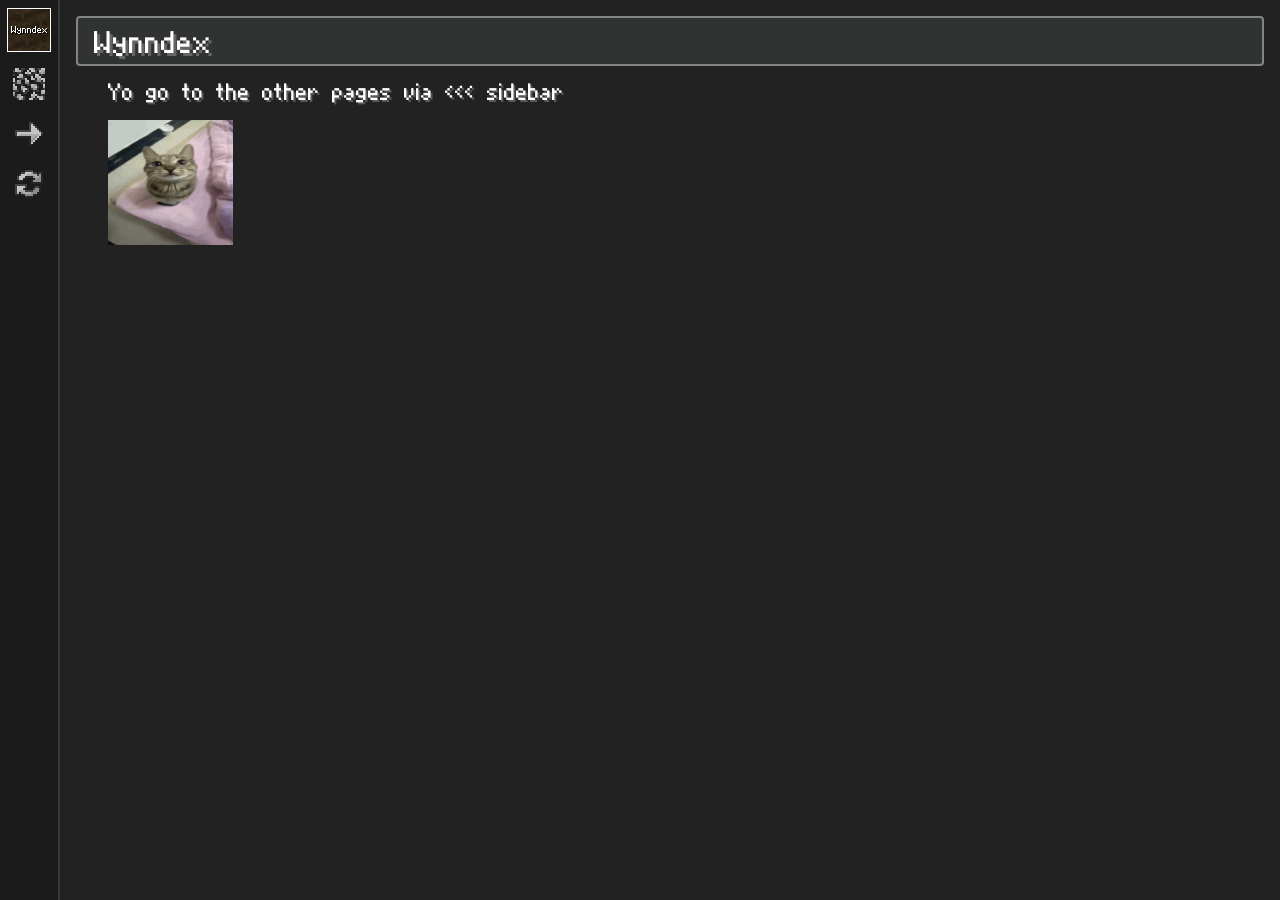
<file: index.html>
<!DOCTYPE html>
<html lang="en">
<head>
    <meta charset="UTF-8">
    <meta name="viewport" content="width=device-width, initial-scale=1.0">
    <link rel="stylesheet" href="shared/style.css">
    <script src="/shared/sidebar.js"></script>
    <title>Wynndex</title>
</head>
<body>
    <div class="site">
        <div class="header">Wynndex</div>
        <div class="content full-width">
            Yo go to the other pages via <<< sidebar 
        </div>
        <div class="content">
            <img src="textures/home.gif" alt="">
        </div>
    </div>
</body>
</html>
</file>
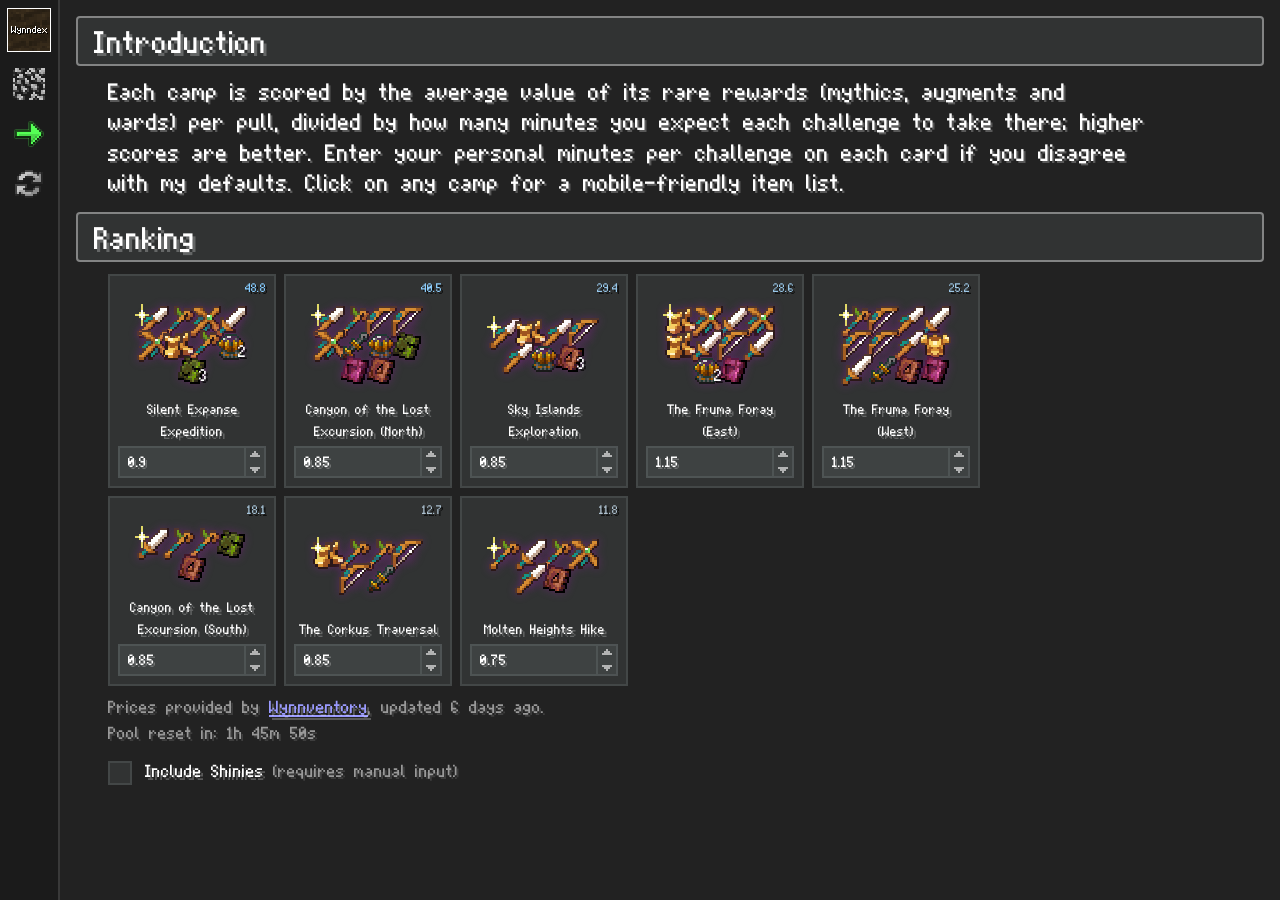
<file: camps/index.html>
<!DOCTYPE html>
<html lang="en">
<head>
    <meta charset="UTF-8">
    <meta name="viewport" content="width=device-width, initial-scale=1.0">
    <link rel="stylesheet" href="../shared/style.css">
    <link rel="stylesheet" href="camps.css">
    <script src="/shared/sidebar.js"></script>
    <script src="/shared/stepper.js"></script>
    <script src="camps.js" defer></script>
    <title>Camps - Wynndex</title>
</head>
<body>
    <div class="site">
        <div class="header">Introduction</div>
        <div class="content full-width">
            Each camp is scored by the average value of its rare rewards (mythics, augments and wards) per pull, divided by how many
            minutes you expect each challenge to take there; higher scores are better. Enter your personal minutes per challenge on
            each card if you disagree with my defaults. Click on any camp for a mobile-friendly item list.
        </div>

        <div class="header">Ranking</div>
        <div class="content full-width">
            <div id="ranking" class="item-grid"><dull>Loading camps...</dull></div>
            <dull id="ranking-notes" class="price-credit"></dull>
            <dull id="pool-reset" class="price-credit"></dull>
            <label class="checkbox"><input type="checkbox" id="include-shinies"> Include Shinies <dull>(requires manual input)</dull></label>
        </div>
    </div>
</body>
</html>
</file>
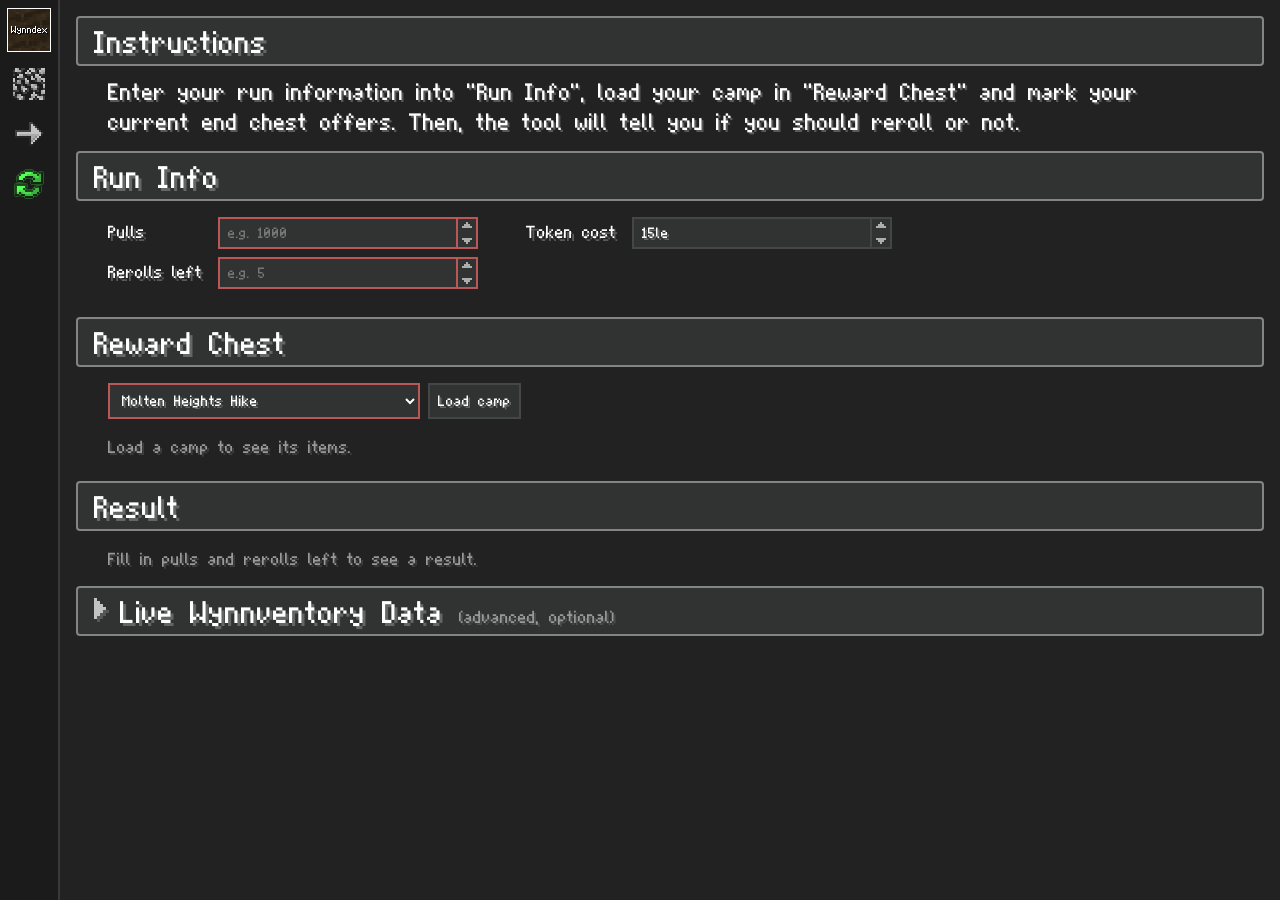
<file: reroll/index.html>
<!DOCTYPE html>
<html lang="en">
<head>
    <meta charset="UTF-8">
    <meta name="viewport" content="width=device-width, initial-scale=1.0">
    <link rel="stylesheet" href="../shared/style.css">
    <link rel="stylesheet" href="reroll.css">
    <script src="/shared/sidebar.js"></script>
    <script src="/shared/stepper.js"></script>
    <script src="/shared/collapse.js" defer></script>
    <script src="reroll.js" defer></script>
    <title>Reroll - Wynndex</title>
</head>
<body>
    <div class="site">
        <div class="header">Instructions</div>
        <div class="content full-width">
            Enter your run information into "Run Info", load your camp in "Reward Chest" and mark your current end chest offers.
            Then, the tool will tell you if you should reroll or not.
        </div>

        <div class="header">Run Info</div>
        <div class="content full-width">
            <div class="run-info">
                <div class="form-grid">
                    <label for="pulls">Pulls</label>
                    <input id="pulls" type="number" min="1" step="1" placeholder="e.g. 1000">

                    <label for="rerolls">Rerolls left</label>
                    <input id="rerolls" type="number" min="0" step="1" placeholder="e.g. 5">

                    <!-- Liquid emerald adjustment, disabled (no LE data to suggest typical values).
                    <label for="em-current">Liquid emeralds in current offer</label>
                    <input id="em-current" type="text" placeholder="optional, e.g. 40le">

                    <label for="em-typical">Typical liquid emeralds per roll</label>
                    <input id="em-typical" type="text" placeholder="optional, e.g. 32le">
                    -->
                </div>
                <div class="form-grid">
                    <label for="token-price">Token cost</label>
                    <input id="token-price" type="text" data-stepper placeholder="15le" title="What one token is worth to you, used to decide whether to use tokens. Accepts stx, le, eb and e. Bare numbers are LE. Arrows step by 1le.">
                </div>
            </div>
            <!-- <dull>
                The emerald fields only matter if both are filled in: the difference is added to your current offer's value.
            </dull> -->
        </div>

        <div class="header">Reward Chest</div>
        <div class="content full-width">
            <div class="form-row">
                <select id="camp"><option value="">Loading camps...</option></select>
                <button id="camp-load" type="button">Load camp</button>
            </div>
            <div><dull id="camp-status"></dull></div>
            <div id="pool"></div>
            <dull id="price-credit" class="price-credit" hidden></dull>
        </div>

        <div class="header verdict tokens" id="token-banner" hidden></div>

        <div class="header" id="result-header">Result</div>
        <div class="header verdict warning" id="empty-warning" hidden>
            <span class="verdict-word">Warning</span>
            <dull>You have nothing selected, make sure to input your previous rewards.</dull>
        </div>
        <div class="content full-width" id="result">
            <dull>Fill in pulls, rerolls and the pool to see a result.</dull>
        </div>

        <div class="header" data-collapsible data-collapsed>Live Wynnventory Data <dull>(advanced, optional)</dull></div>
        <div class="content full-width">
            <dull>
                Item prices are filled in automatically from Wynnventory (refreshed hourly).
                For live prices, paste your own <a href="https://wynnventory.com/developer/api-key" target="_blank">Wynnventory API key</a>
            </dull>
            <div class="form-row">
                <label for="price-source">Prices from</label>
                <select id="price-source">
                    <option value="lowest">Lowest unidentified listing</option>
                    <option value="smooth">Smoothed median (7-day)</option>
                </select>
            </div>
            <div class="form-row">
                <input id="api-key" class="masked" type="text" placeholder="API key" autocomplete="off" autocorrect="off" autocapitalize="off" spellcheck="false" data-1p-ignore data-lpignore="true" data-bwignore data-form-type="other">
                <button id="api-save" type="button">Save</button>
                <button id="api-forget" type="button">Forget</button>
            </div>
            <div id="api-controls" hidden>
                <div class="form-row">
                    <button id="price-refresh" type="button">Refresh live prices</button>
                </div>
            </div>
            <dull id="api-status"></dull>
        </div>
    </div>
</body>
</html>
</file>
<file: shared/style.css>
@font-face {
  font-family: 'WynnWynncraft';
  src: url('wynn-wynncraft.ttf') format('truetype');
  font-weight: normal;
  font-style: normal;
  font-display: swap;
}

:root {
  --background-color: #222222;
  --background-translucent: #97a2a322;
  --background-translucent-light: #bac6c722;
  --background-translucent-lighter: #bac6c733;
  --shadow-color: #ffffff40;
  --shadow-dark: #000000aa; /* item price / slot badges */

  --text-yellow: #e2f088ff;

  /* Site purple (#9c1fa5) as r g b, for rgb(var(--purple) / alpha). */
  --purple: 156 31 165;

  --site-padding: 16px;
}

* {
  font-family: 'WynnWynncraft';
  color: white;
  text-shadow: 3px 3px 0px var(--shadow-color);
  line-height: 0.8;
}

body {
  margin: 0;
  background-color: var(--background-color);
}

.site {
  display: flex;
  flex-direction: column;

  min-height: calc(100vh - var(--site-padding) * 2);
  padding: var(--site-padding);

  background-color: var(--background-color);
}

.header {
  background-color: var(--background-translucent);
  padding-left: 16px;
  padding-bottom: 6px;
  margin-bottom: 8px;
  border: 2px solid #ffffff66;
  border-radius: 4px;

  font-size: 50px;
}

/* Collapsible headers (shared/collapse.js): click a header to hide its section. */
.header.collapsible {
  cursor: pointer;
  user-select: none;
}

.header.collapsible::before {
  content: '';
  display: inline-block;
  width: 12px;
  height: 21px;
  margin-right: 14px;
  vertical-align: 4px;

  background: url("data:image/svg+xml,%3Csvg xmlns='http://www.w3.org/2000/svg' viewBox='0 0 4 7' shape-rendering='crispEdges' fill='%23fff'%3E%3Cpath d='M0 0h1v7H0zM1 1h1v5H1zM2 2h1v3H2zM3 3h1v1H3z'/%3E%3C/svg%3E") center / 100% 100% no-repeat;
  image-rendering: pixelated;
  filter: drop-shadow(3px 3px 0 var(--shadow-color));
  opacity: 0.7;
  transform: rotate(90deg);
}

.header.collapsible.collapsed::before {
  transform: none;
}

.header.collapsible:hover::before,
.header.collapsible:focus-visible::before {
  opacity: 1;
}

.header.collapsible:hover {
  background-color: var(--background-translucent-light);
}

.header.collapsible:focus-visible {
  outline: none;
  border-color: #ffffffcc;
}

.wx-collapsed-away {
  display: none !important;
}

.content {
  width: 60%;

  margin-left: calc(var(--site-padding) * 2);
  margin-bottom: var(--site-padding);

  font-size: 38px;
  text-shadow: 2.45px 2.45px 0px var(--shadow-color);
}

.full-width {
  width: calc(90% - var(--site-padding) * 2);
}

.offset-left {
  margin-left: 32px;
}

dull {
  font-size: 28px;
  color: #999999ff;
  text-shadow: 1.95px 1.95px 0px #ffffff20;
}

code {
  background-color: var(--background-translucent-light);
  padding: 4px;
  padding-top: 0;
  border: var(--background-translucent-light) solid 1px;
}

a {
  color: rgb(154, 154, 255);
}

/* ---- Forms & data tables (shared by tool pages) ---- */

input,
select,
button {
  box-sizing: border-box;
  max-width: 100%;
  padding: 2px 8px 6px;

  background-color: var(--background-translucent);
  border: 2px solid var(--background-translucent-light);
  border-radius: 0;

  font-family: 'WynnWynncraft';
  font-size: 24px;
  line-height: 1;
  color: white;
  text-shadow: 1.5px 1.5px 0px var(--shadow-color);
}

input:focus,
select:focus {
  outline: none;
  border-color: #ffffff66;
}

input::placeholder {
  color: #ffffff55;
  text-shadow: none;
}

input.invalid {
  border-color: #ff6b6b;
}

/* Required but not filled in yet (e.g. reroll.js markNeeded). */
input.needed,
select.needed,
.stepper:has(> input.needed) .stepper-buttons {
  border-color: #ff6b6baa;
}

/* Masks a text input like a password without triggering browser
   password-save prompts (type="password" would). */
input.masked {
  -webkit-text-security: disc;
}

/* Number steppers: the native spin arrows are hidden in every browser and
   shared/stepper.js wraps each number input in .stepper with its own
   pixel-style up/down buttons. */
input[type="number"] {
  -moz-appearance: textfield;
  appearance: textfield;
}

input[type="number"]::-webkit-outer-spin-button,
input[type="number"]::-webkit-inner-spin-button {
  -webkit-appearance: none;
  margin: 0;
}

.stepper {
  display: inline-flex;
  align-items: stretch;
  max-width: 100%;
  vertical-align: middle;

  input {
    flex: 1 1 auto;
    min-width: 0;
  }
}

.stepper-buttons {
  display: flex;
  flex-direction: column;
  flex: 0 0 auto;
  width: 18px;

  background-color: var(--background-translucent);
  border: 2px solid var(--background-translucent-light);
  border-left: none;

  button {
    flex: 1 1 0;
    min-height: 0;
    padding: 0;
    border: none;
    background-color: transparent;
    background-repeat: no-repeat;
    background-position: center;
    background-size: 14px 8px;
    image-rendering: pixelated;
    opacity: 0.6;
  }

  button:hover {
    background-color: var(--background-translucent-lighter);
    opacity: 1;
  }

  .stepper-up {
    background-image: url("data:image/svg+xml,%3Csvg xmlns='http://www.w3.org/2000/svg' viewBox='0 0 7 4' shape-rendering='crispEdges' fill='%23fff'%3E%3Cpath d='M3 0h1v1H3zM2 1h3v1H2zM1 2h5v1H1z'/%3E%3C/svg%3E");
  }

  .stepper-down {
    background-image: url("data:image/svg+xml,%3Csvg xmlns='http://www.w3.org/2000/svg' viewBox='0 0 7 4' shape-rendering='crispEdges' fill='%23fff'%3E%3Cpath d='M1 1h5v1H1zM2 2h3v1H2zM3 3h1v1H3z'/%3E%3C/svg%3E");
  }
}

.stepper:focus-within .stepper-buttons {
  border-color: #ffffff66;
}

/* Chrome sizes a <select> from the fallback font's metrics and doesn't
   re-measure once the pixel font loads, clipping the text until a relayout
   (e.g. zooming). A fixed height avoids that; 1.5em (36px) matches the
   buttons it sits next to. */
select {
  height: 1.5em;
}

option {
  background-color: var(--background-color);
}

button {
  cursor: pointer;
  transition: background-color 0.2s;
}

button:hover {
  background-color: var(--background-translucent-lighter);
}

button.icon {
  padding: 2px 10px 6px;
}

/* Checkboxes: drawn like the stepper buttons (same box, hover and opacity),
   with an 8x5 pixel checkmark (2px-thick strokes) at the arrows' 2x scale
   when checked. The checkmark is a background image, so its opacity lives in
   two copies of the SVG. */
input[type="checkbox"] {
  -webkit-appearance: none;
  appearance: none;
  flex: none;
  width: 24px;
  height: 24px;
  margin: 0 4px 0 0;
  padding: 0;
  vertical-align: middle;
  cursor: pointer;

  background-repeat: no-repeat;
  background-position: center;
  background-size: 16px 10px;
  image-rendering: pixelated;
  transition: background-color 0.2s;

  &:hover,
  label.checkbox:hover & {
    background-color: var(--background-translucent-lighter);
  }

  &:checked {
    background-image: url("data:image/svg+xml,%3Csvg xmlns='http://www.w3.org/2000/svg' viewBox='0 0 8 5' shape-rendering='crispEdges' fill='%23fff' fill-opacity='0.6'%3E%3Cpath d='M6 0h2v1H6zM5 1h2v1H5zM0 2h2v1H0zM4 2h2v1H4zM1 3h4v1H1zM2 4h2v1H2z'/%3E%3C/svg%3E");
  }

  &:checked:hover,
  label.checkbox:hover &:checked {
    background-image: url("data:image/svg+xml,%3Csvg xmlns='http://www.w3.org/2000/svg' viewBox='0 0 8 5' shape-rendering='crispEdges' fill='%23fff' fill-opacity='1'%3E%3Cpath d='M6 0h2v1H6zM5 1h2v1H5zM0 2h2v1H0zM4 2h2v1H4zM1 3h4v1H1zM2 4h2v1H2z'/%3E%3C/svg%3E");
  }

  /* Only show the focus border for keyboard focus, not after a click. */
  &:focus {
    border-color: var(--background-translucent-light);
  }

  &:focus-visible {
    border-color: #ffffff66;
  }
}


label.checkbox {
  display: inline-block;
  margin: 8px 0;
  font-size: 28px;
  cursor: pointer;
}

.form-grid {
  display: grid;
  grid-template-columns: max-content minmax(0, 260px);
  gap: 8px 16px;
  align-items: center;
  margin: 8px 0 12px;

  font-size: 28px;
}

.form-row {
  display: flex;
  flex-wrap: wrap;
  gap: 8px;
  align-items: center;
  margin: 8px 0;

  font-size: 28px;
}

/* The pixel font's glyphs sit ~0.1em below the centre of their line box, so
   labels centred beside an input look low; lift them (inputs do the same
   with their uneven padding). */
.form-grid > label,
.form-row > label {
  padding-bottom: 0.2em;
}

/* Item cards: a wrapping row of tiles, one per pool item. */
.item-grid {
  display: flex;
  flex-wrap: wrap;
  gap: 8px;
  margin: 4px 0 8px;
}

.price-credit {
  display: block;
  margin: 4px 0 8px;
}

.item-grid + .item-grid {
  margin-top: 16px; /* separate groups more than rows within a group */
}

.item-card {
  position: relative;
  display: flex;
  flex-direction: column;
  align-items: center;
  box-sizing: border-box;
  width: 132px;
  padding: 24px 8px 8px;

  background-color: var(--background-translucent);
  border: 2px solid var(--background-translucent-light);
  transition: border-color 0.2s;

  --glow: var(--purple); /* texture glow colour (r g b) */

  &.wide {
    width: 168px;
  }

  &.in-offer {
    border-color: #ffffff66;
  }

  .stepper {
    width: 100%;
    margin-top: auto; /* pin to the bottom so inputs line up across a row */
  }
}

.item-price,
.item-slots {
  position: absolute;
  top: 2px;
  font-size: 20px;
}

.item-price {
  left: 8px;
  color: hsl(205, 10%, 74%); /* unpriced; priced items get a blue scale from reroll.js */
  text-shadow: 2px 2px 0 var(--shadow-dark);
}

.item-slots {
  right: 8px;
  color: #999999ff;
  text-shadow: 2px 2px 0 var(--shadow-dark);
}

/* Typed prices (reroll and camps pages): looks identical to a read-only price. */
.item-price.editable {
  min-width: 0.6em;
  cursor: text;
  outline: none;

  border-bottom: 2px dashed transparent;

  /* Missing price: prompt to type one. */
  &:empty {
    border-bottom-color: #ffffff40;
  }

  &:empty::before {
    content: 'enter price';
    opacity: 0.8;
  }

  &:focus:empty::before {
    content: '';
  }

  &:hover,
  &:focus {
    border-bottom-color: #ffffff80;
  }

  &:empty:hover::before {
    opacity: 1;
  }
}

.item-price.invalid {
  color: #ff6b6b !important;
}

/* Faint glow (the card's --glow) behind the texture; drop-shadow follows its outline. */
.item-art {
  display: flex;
  align-items: center;
  justify-content: center;
  width: 84px;
  height: 70px;
  background: radial-gradient(circle, rgb(var(--glow) / 0.15) 0%, rgb(var(--glow) / 0.05) 45%, transparent 70%);
}

.item-img {
  width: 64px;
  height: 64px;
  image-rendering: pixelated;
  filter: drop-shadow(0 0 6px rgb(var(--glow) / 0.25));

  &.placeholder {
    filter: none;
  }
}

.item-name {
  display: flex;
  align-items: center;
  justify-content: center;
  margin: 0 0 6px;

  font-size: 22px;
  line-height: 1;
  text-align: center;
}

table.data {
  border-collapse: collapse;
  margin: 4px 0 8px;
  font-size: 26px;

  th {
    padding: 4px 8px 8px;
    text-align: left;
    font-weight: normal;
    color: #999999ff;
    border-bottom: 1px solid var(--background-translucent-light);
  }

  td {
    padding: 4px 8px;
  }

  input[type="number"] {
    width: 90px;
  }

  input.narrow {
    width: 64px;
  }
}

.notes {
  display: block;
  margin-top: 8px;
}
</file>
<file: camps/camps.css>
/* Camps page only; shared item-card styles are in shared/style.css. */

/* "Pool reset in" (only shown in the last 24h) sits right under the price credit line. */
#ranking-notes:has(+ #pool-reset:not([hidden])) {
  margin-bottom: 0;
}

#pool-reset[hidden] {
  display: none;
}

/* Camp score in the card's top-right corner (shared .item-price sits top-left). */
.item-price.camp-score {
  left: auto;
  right: 8px;
}

/* Shiny price field: its own placeholder (the shared one says "enter price"). */
.item-price.editable.shiny-price:empty::before {
  content: 'enter shiny price';
}

.item-price.editable.shiny-price:focus:empty::before {
  content: '';
}

/* A pile of small, overlapping item icons in place of one big texture (camps page). */
.item-art.pool-icons {
  flex-wrap: wrap;
  align-content: center;
  width: 120px;
  height: auto;
  min-height: 70px;
  flex-grow: 1; /* fill the card's spare height, so the name sits on the input */
  padding: 10px 6px 14px;
  box-sizing: border-box;
  background: none; /* each icon glows on its own instead */
}

.pool-icon {
  position: relative;
  display: block;
  width: 32px;
  height: 32px;
  margin: -4px -3px; /* overlap neighbours in both directions */

  &:hover {
    z-index: 2; /* bring a covered icon (and its tooltip) to the front */
  }
}

.pool-icon-art {
  position: relative;
  display: block;
  width: 100%;
  height: 100%;
  transition: transform 0.1s;

  .pool-icon:hover & {
    transform: scale(1.5);
  }
}

/* Shiny glint (7x11 texture at 2x) in the icon's top-left corner. */
.pool-icon-glint {
  position: absolute;
  top: -2px;
  left: -2px;
  width: 14px;
  height: 22px;
  image-rendering: pixelated;
}

/* Stack count (repeated items) in the icon's bottom-right corner, like Minecraft. */
.pool-icon-count {
  position: absolute;
  right: 1px;
  bottom: 1px;
  z-index: 1;
  pointer-events: none;
  font-size: 27px;
  line-height: 0.8;
  color: #ffffff;
  text-shadow: 2px 2px 0 var(--shadow-dark);
}

.pool-icon-img {
  display: block;
  width: 100%;
  height: 100%;
  object-fit: contain;
  image-rendering: pixelated;
  background: radial-gradient(circle, rgb(var(--glow) / 0.2) 0%, rgb(var(--glow) / 0.06) 45%, transparent 70%);
  filter: drop-shadow(0 0 4px rgb(var(--glow) / 0.35));

  /* No texture: a faint square instead of a broken image. */
  .pool-icon.missing & {
    background: #ffffff1a;
    filter: none;
  }
}

/* Tooltip above a hovered pool icon: name, then count when it repeats. */
.pool-tip {
  position: absolute;
  bottom: calc(100% + 14px); /* clear the enlarged icon */
  left: 50%;
  transform: translateX(-50%);
  pointer-events: none;

  display: flex;
  flex-direction: column;
  gap: 6px;
  padding: 2px 8px 6px;
  white-space: nowrap;

  background-color: #1b1b1bee;
  border: 2px solid rgb(var(--glow) / 0.6);
  border-radius: 3px;
  box-shadow: 0 0 8px rgb(var(--glow) / 0.3);

  font-size: 22px;
  line-height: 0.8;

  opacity: 0;
  visibility: hidden;
  transition: opacity 0.1s, visibility 0.1s;

  /* Little arrow pointing down at the icon. */
  &::after {
    content: '';
    position: absolute;
    top: 100%;
    left: 50%;
    transform: translateX(-50%);
    border: 6px solid transparent;
    border-top-color: rgb(var(--glow) / 0.6);
  }

  .pool-icon:hover & {
    opacity: 1;
    visibility: visible;
  }
}

.pool-tip,
.pool-tip * {
  text-shadow: 2px 2px 0 var(--shadow-dark); /* beats the light `*` shadow */
}

.pool-tip-name.mythic,
.pool-tip-name.augment {
  color: rgb(var(--purple));
}

.pool-tip-title {
  display: flex;
  gap: 8px;
  align-items: baseline;
}

.pool-tip-count {
  color: #999999ff;
}

/* Price under the name; coloured by camps.js on the reroll page's blue scale. */
.pool-tip-price {
  color: hsl(205, 10%, 74%);

  /* Shinies show their tracker instead, at the top of that scale. */
  &.tracker {
    color: hsl(205, 100%, 76%);
  }
}

/* Flip cards (camps page): the front is a normal item card, the back a list.
   The back is absolutely positioned, so the front decides the size. */
.flip-card {
  position: relative;
  display: flex;
  perspective: 800px;
  cursor: pointer;
  outline: none;

  &:hover,
  &:focus-within {
    z-index: 1; /* keep the front's hover tooltips above neighbouring cards */
  }

  &:focus-visible .flip-inner {
    box-shadow: inset 0 0 0 2px #ffffff66;
  }
}

.flip-inner {
  position: relative;
  display: flex;
  flex: 1;
  transform-style: preserve-3d;
  transition: transform 0.4s;

  /* The card's box lives here, so it stays visible (and turns) while only
     the faces' contents fade. Inset shadow = border without taking space. */
  background-color: var(--background-translucent);
  box-shadow: inset 0 0 0 2px var(--background-translucent-light);

  .flip-card.flipped & {
    transform: rotateY(180deg);
  }
}

/* Cross-fade the faces over the 0.4s turn: the outgoing face fades out
   quickly, both stay hidden around the edge-on middle, then the incoming one
   fades in quickly at the end. Opacity rather
   than backface-visibility, which browsers don't apply reliably to children
   with their own effects (glows, enlarged icons, tooltips). Each rule's
   transition is the one used when arriving at that state. */
.flip-front,
.flip-card.flipped .flip-back {
  opacity: 1;
  transition: opacity 0.12s ease-out 0.28s;
}

.flip-back,
.flip-card.flipped .flip-front {
  opacity: 0;
  pointer-events: none;
  transition: opacity 0.12s ease-in;
}

.flip-card.flipped .flip-back {
  pointer-events: auto;
}

.flip-front,
.flip-back {
  background: none;
  border-color: transparent;
}

.flip-front {
  flex: 1;
}

.flip-back {
  position: absolute;
  inset: 0;
  width: auto !important;
  padding: 6px 4px 6px 6px;
  transform: rotateY(180deg);
}

/* The list on a card's back: icon | name | price (right-aligned). */
.pool-list {
  width: 100%;
  height: 100%;
  overflow-y: auto;
  overscroll-behavior: contain;
  scrollbar-width: thin;
  scrollbar-color: #ffffff40 transparent;
}

.pool-row {
  display: flex;
  align-items: center;
  gap: 6px;
  padding: 2px 2px 2px 0;

  font-size: 18px;
  line-height: 0.9;

  & + & {
    border-top: 1px solid var(--background-translucent-light);
  }
}

.pool-row-icon {
  position: relative;
  flex: none;
  width: 20px;
  height: 20px;
}

.pool-row-img {
  width: 100%;
  height: 100%;
  object-fit: contain;
  image-rendering: pixelated;

  &.missing {
    background: #ffffff1a;
  }
}

.pool-row-glint {
  position: absolute;
  top: -2px;
  left: -2px;
  width: 7px;
  height: 11px;
  image-rendering: pixelated;
}

.pool-row-name {
  flex: 1;
  min-width: 0;
  overflow-wrap: anywhere;

  &.mythic,
  &.augment {
    color: rgb(var(--purple));
  }

  /* Shinies: name and tracker stacked and centred. */
  &.shiny {
    text-align: center;
  }
}

.pool-row-count {
  color: #999999ff;
}

.pool-row-value {
  flex: none;
  max-width: 55%;
  text-align: right;
  color: hsl(205, 10%, 74%);

  &.tracker {
    color: hsl(205, 100%, 76%);
  }
}

/* A shiny's tracker, on its own line under the name. */
.pool-row-tracker {
  display: block;
  margin-top: 2px;
  color: hsl(205, 100%, 76%);
}

.pool-row-name,
.pool-row-count,
.pool-row-value,
.pool-row-tracker {
  text-shadow: 2px 2px 0 var(--shadow-dark);
}
</file>
<file: reroll/reroll.css>
/* Reroll page only; shared item-card styles are in shared/style.css. */

.header.verdict.reroll {
  --verdict-color: #6bdc6b;
}

.header.verdict.take {
  --verdict-color: #ff6b6b;
}

/* Under the verdict when it says Reroll but no rewards are entered. */
.header.verdict.warning {
  --verdict-color: #ff6b6b;
}

.header.verdict.tossup {
  --verdict-color: hsl(205, 100%, 76%);
}

/* The camp's shiny (reroll.js renderShinyCard): tracker under the name,
   shrunk by fitText when too long, and a note where the count input would be. */
.shiny-card {
  .item-name {
    margin-bottom: 2px;
  }

  .shiny-tracker {
    align-self: stretch;
    margin-bottom: 6px;
    overflow: hidden;
    white-space: nowrap;
    text-align: center;
    font-size: 20px;
    line-height: 1.2;
  }

  dull {
    margin-top: auto;
    font-size: 16px;
    line-height: 1.1;
    text-align: center;
  }
}

/* Shiny glint (7x11 texture at 4x, like the 64px item art) in the icon's
   top-left corner, as on the camps page. */
.shiny-art {
  position: relative;
  display: block;
  line-height: 0;
}

.shiny-glint {
  position: absolute;
  top: -4px;
  left: -4px;
  width: 28px;
  height: 44px;
  image-rendering: pixelated;
}

/* Run Info: pulls/rerolls with the token value beside them (wraps below on
   narrow screens). */
.run-info {
  display: flex;
  flex-wrap: wrap;
  align-items: flex-start;
  column-gap: 48px;
}

/* Token suggestion banner above the Result header (reroll.js tokenAdvice). */
.header.verdict.tokens {
  --verdict-color: #ffd94a;
}

/* X on the token banner (hides it until reload). */
.banner-close {
  float: right;
  margin: 6px 10px 0 0;
  padding: 0 8px;
  background: none;
  border: none;
  color: inherit;
  font: inherit;
  font-size: 28px;
  line-height: 1;
  text-shadow: inherit;
  cursor: pointer;
  opacity: 0.6;
}

.banner-close:hover,
.banner-close:focus-visible {
  background: none;
  opacity: 1;
}

/* Result header showing the verdict (reroll.js setVerdict). */
.header.verdict {
  border-color: var(--verdict-color);
  background-color: color-mix(in srgb, var(--verdict-color) 12%, transparent);

  .verdict-word {
    color: var(--verdict-color);
    text-shadow: 3px 3px 0px #00000059; /* softer than --shadow-dark */
  }
}

/* "Click me to reroll" button under the Reroll verdict */
.reroll-button {
  display: block;
  margin-bottom: 12px;
  cursor: pointer;
}

.reroll-button:hover {
  border-color: #ffffff66;
}
</file>
